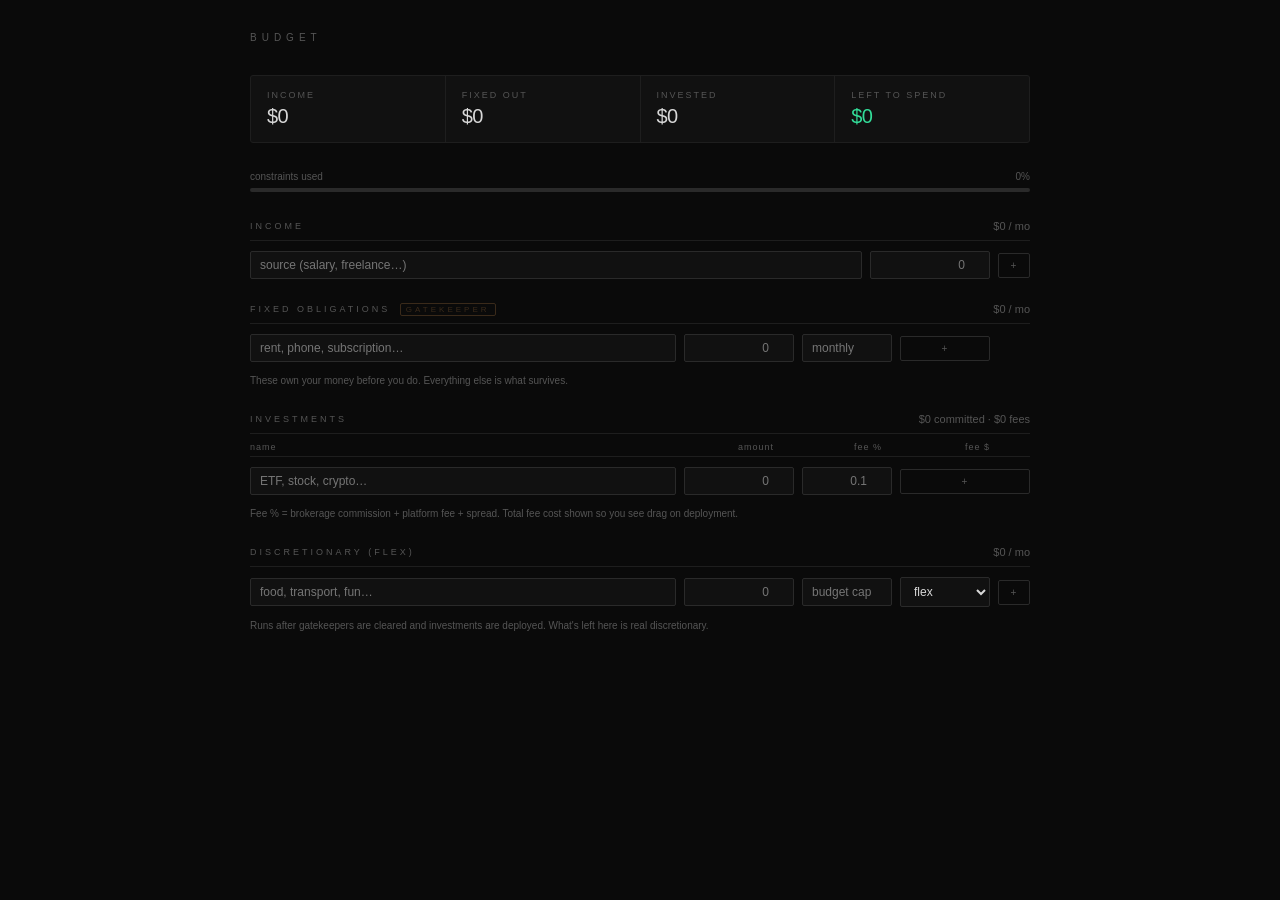
<file: budget.html>
<!DOCTYPE html>
<html lang="en">
<head>
  <meta charset="UTF-8">
  <meta name="viewport" content="width=device-width,initial-scale=1">
  <title>Budget</title>
  <style>
    * { box-sizing: border-box; margin: 0; padding: 0; }
    :root {
      --bg: #0a0a0a;
      --surface: #111;
      --border: #1e1e1e;
      --border2: #2a2a2a;
      --text: #d8d8d8;
      --muted: #555;
      --accent: #f70;
      --green: #3d9;
      --red: #e44;
      --blue: #7ab3ff;
    }
    body {
      background: var(--bg);
      color: var(--text);
      font-family: 'Helvetica Neue', Helvetica, sans-serif;
      font-size: 13px;
      min-height: 100vh;
    }
    .shell { max-width: 820px; margin: 0 auto; padding: 32px 20px 80px; }

    h1 { font-size: 10px; letter-spacing: 5px; text-transform: uppercase; color: var(--muted); font-weight: 400; margin-bottom: 32px; }

    /* Summary bar */
    .summary {
      display: grid;
      grid-template-columns: repeat(4, 1fr);
      gap: 1px;
      background: var(--border);
      border: 1px solid var(--border);
      border-radius: 3px;
      margin-bottom: 28px;
    }
    .summary-cell {
      background: var(--surface);
      padding: 14px 16px;
    }
    .summary-cell:first-child { border-radius: 2px 0 0 2px; }
    .summary-cell:last-child  { border-radius: 0 2px 2px 0; }
    .s-label { font-size: 9px; letter-spacing: 2px; text-transform: uppercase; color: var(--muted); margin-bottom: 5px; }
    .s-val   { font-size: 20px; font-weight: 300; letter-spacing: -0.5px; }
    .s-val.pos { color: var(--green); }
    .s-val.neg { color: var(--red); }
    .s-val.warn { color: var(--accent); }

    /* constraint bar */
    .bar-wrap { margin-bottom: 28px; }
    .bar-label { display: flex; justify-content: space-between; font-size: 10px; color: var(--muted); margin-bottom: 6px; }
    .bar-track { height: 4px; background: var(--border2); border-radius: 2px; overflow: hidden; }
    .bar-fill  { height: 100%; border-radius: 2px; transition: width 0.3s; }
    .bar-fill.ok   { background: var(--green); }
    .bar-fill.warn { background: var(--accent); }
    .bar-fill.over { background: var(--red); }

    /* sections */
    section { margin-bottom: 24px; }
    .section-head {
      display: flex; justify-content: space-between; align-items: center;
      padding: 0 0 8px;
      border-bottom: 1px solid var(--border);
      margin-bottom: 0;
    }
    .section-title { font-size: 9px; letter-spacing: 3px; text-transform: uppercase; color: var(--muted); }
    .section-total { font-size: 11px; color: var(--muted); }

    /* rows */
    .row {
      display: grid;
      grid-template-columns: 1fr 110px 90px 32px;
      gap: 8px;
      align-items: center;
      padding: 9px 0;
      border-bottom: 1px solid var(--border);
    }
    .row:last-of-type { border-bottom: none; }
    .row input[type=text], .row input[type=number] {
      background: transparent;
      border: none;
      color: var(--text);
      font-size: 12px;
      font-family: inherit;
      outline: none;
      width: 100%;
    }
    .row input[type=text]::placeholder,
    .row input[type=number]::placeholder { color: var(--muted); }
    .row input[type=number] { text-align: right; }
    .row .tag {
      font-size: 9px; letter-spacing: 1px; text-transform: uppercase;
      color: var(--muted);
      padding: 2px 6px;
      border: 1px solid var(--border2);
      border-radius: 2px;
      text-align: center;
    }
    .row .tag.fixed  { border-color: #3a2a1a; color: var(--accent); }
    .row .tag.invest { border-color: #1a2a3a; color: var(--blue); }
    .row .tag.flex   { border-color: #1a2a1a; color: var(--green); }
    .del {
      background: none; border: none; color: var(--border2);
      cursor: pointer; font-size: 14px; line-height: 1;
      transition: color 0.15s; padding: 0; text-align: center;
    }
    .del:hover { color: var(--red); }

    /* add row */
    .add-area {
      display: grid;
      grid-template-columns: 1fr 110px 90px 90px 32px;
      gap: 8px;
      align-items: center;
      padding: 10px 0 0;
    }
    .add-area input, .add-area select {
      background: var(--surface);
      border: 1px solid var(--border2);
      color: var(--text);
      font-size: 12px;
      font-family: inherit;
      padding: 6px 9px;
      border-radius: 2px;
      outline: none;
    }
    .add-area input[type=number] { text-align: right; }
    .add-area select option { background: #111; }
    .add-btn {
      background: none; border: 1px solid var(--border2); color: var(--muted);
      padding: 6px 0; font-size: 10px; letter-spacing: 1px; text-transform: uppercase;
      border-radius: 2px; cursor: pointer; transition: border-color 0.15s, color 0.15s;
    }
    .add-btn:hover { border-color: var(--accent); color: var(--accent); }

    /* investment block */
    .invest-meta {
      display: grid;
      grid-template-columns: 1fr 100px 100px 100px 32px;
      gap: 8px;
      align-items: center;
      padding: 9px 0;
      border-bottom: 1px solid var(--border);
      font-size: 12px;
    }
    .invest-meta:last-of-type { border-bottom: none; }
    .invest-meta input[type=text], .invest-meta input[type=number] {
      background: transparent; border: none; color: var(--text);
      font-family: inherit; font-size: 12px; outline: none; width: 100%;
    }
    .invest-meta input[type=number] { text-align: right; }
    .fee-note { font-size: 10px; color: var(--muted); text-align: right; }

    /* income */
    .income-row {
      display: grid;
      grid-template-columns: 1fr 120px 32px;
      gap: 8px; align-items: center;
      padding: 9px 0; border-bottom: 1px solid var(--border);
    }
    .income-row:last-of-type { border-bottom: none; }
    .income-row input[type=text], .income-row input[type=number] {
      background: transparent; border: none; color: var(--text);
      font-family: inherit; font-size: 12px; outline: none; width: 100%;
    }
    .income-row input[type=number] { text-align: right; }

    .note { font-size: 10px; color: var(--muted); padding: 10px 0 0; line-height: 1.7; }
    .note strong { color: #888; }

    @media(max-width:560px){
      .summary { grid-template-columns: 1fr 1fr; }
      .row { grid-template-columns: 1fr 90px 28px; }
      .row .tag { display: none; }
      .add-area { grid-template-columns: 1fr 90px 80px 28px; }
      .add-area select { display: none; }
      .invest-meta { grid-template-columns: 1fr 80px 80px 80px 28px; }
    }
  </style>
</head>
<body>
<div class="shell">
  <h1>Budget</h1>

  <!-- Summary -->
  <div class="summary">
    <div class="summary-cell">
      <div class="s-label">income</div>
      <div class="s-val" id="totalIncome">$0</div>
    </div>
    <div class="summary-cell">
      <div class="s-label">fixed out</div>
      <div class="s-val" id="totalFixed">$0</div>
    </div>
    <div class="summary-cell">
      <div class="s-label">invested</div>
      <div class="s-val" id="totalInvested">$0</div>
    </div>
    <div class="summary-cell">
      <div class="s-label">left to spend</div>
      <div class="s-val" id="leftover">$0</div>
    </div>
  </div>

  <!-- Constraint bar -->
  <div class="bar-wrap">
    <div class="bar-label">
      <span>constraints used</span>
      <span id="barPct">0%</span>
    </div>
    <div class="bar-track"><div class="bar-fill ok" id="barFill" style="width:0%"></div></div>
  </div>

  <!-- Income section -->
  <section id="sec-income">
    <div class="section-head">
      <span class="section-title">income</span>
      <span class="section-total" id="incomeTotal">$0 / mo</span>
    </div>
    <div id="incomeRows"></div>
    <div class="add-area" style="grid-template-columns:1fr 120px 32px">
      <input type="text"   id="newIncomeName" placeholder="source (salary, freelance…)">
      <input type="number" id="newIncomeAmt"  placeholder="0" min="0">
      <button class="add-btn" onclick="addIncome()">+</button>
    </div>
  </section>

  <!-- Fixed expenses -->
  <section id="sec-fixed">
    <div class="section-head">
      <span class="section-title">fixed obligations <span style="color:#3a2a1a;border:1px solid #3a2a1a;padding:1px 5px;border-radius:2px;font-size:8px;margin-left:4px">gatekeeper</span></span>
      <span class="section-total" id="fixedTotal">$0 / mo</span>
    </div>
    <div id="fixedRows"></div>
    <div class="add-area">
      <input type="text"   id="newFixedName" placeholder="rent, phone, subscription…">
      <input type="number" id="newFixedAmt"  placeholder="0" min="0">
      <input type="text"   id="newFixedFreq" placeholder="monthly" style="grid-column:span 1">
      <select id="newFixedType" style="display:none"></select>
      <button class="add-btn" onclick="addFixed()">+</button>
    </div>
    <p class="note">These own your money before you do. Everything else is what survives.</p>
  </section>

  <!-- Investments -->
  <section id="sec-invest">
    <div class="section-head">
      <span class="section-title">investments</span>
      <span class="section-total" id="investTotal">$0 committed · $0 fees</span>
    </div>
    <div style="display:grid;grid-template-columns:1fr 100px 100px 100px 32px;gap:8px;padding:8px 0 4px;border-bottom:1px solid var(--border)">
      <span style="font-size:9px;color:var(--muted);letter-spacing:1px">name</span>
      <span style="font-size:9px;color:var(--muted);letter-spacing:1px;text-align:right">amount</span>
      <span style="font-size:9px;color:var(--muted);letter-spacing:1px;text-align:right">fee %</span>
      <span style="font-size:9px;color:var(--muted);letter-spacing:1px;text-align:right">fee $</span>
      <span></span>
    </div>
    <div id="investRows"></div>
    <div class="add-area">
      <input type="text"   id="newInvestName"  placeholder="ETF, stock, crypto…">
      <input type="number" id="newInvestAmt"   placeholder="0"    min="0" step="1">
      <input type="number" id="newInvestFee"   placeholder="0.1"  min="0" step="0.01" title="brokerage/platform fee %">
      <button class="add-btn" onclick="addInvest()" style="grid-column:span 2">+</button>
    </div>
    <p class="note">Fee % = brokerage commission + platform fee + spread. Total fee cost shown so you see drag on deployment.</p>
  </section>

  <!-- Flex spending -->
  <section id="sec-flex">
    <div class="section-head">
      <span class="section-title">discretionary <span style="font-size:9px;color:var(--muted)">(flex)</span></span>
      <span class="section-total" id="flexTotal">$0 / mo</span>
    </div>
    <div id="flexRows"></div>
    <div class="add-area">
      <input type="text"   id="newFlexName" placeholder="food, transport, fun…">
      <input type="number" id="newFlexAmt"  placeholder="0" min="0">
      <input type="text"   id="newFlexBudget" placeholder="budget cap">
      <select id="newFlexCat">
        <option value="flex">flex</option>
      </select>
      <button class="add-btn" onclick="addFlex()">+</button>
    </div>
    <p class="note">Runs after gatekeepers are cleared and investments are deployed. What's left here is real discretionary.</p>
  </section>

</div>

<script>
// ── State ───────────────────────────────────────────────────────────────
let income  = JSON.parse(localStorage.getItem('b_income')  || '[]');
let fixed   = JSON.parse(localStorage.getItem('b_fixed')   || '[]');
let invests = JSON.parse(localStorage.getItem('b_invest')  || '[]');
let flex    = JSON.parse(localStorage.getItem('b_flex')    || '[]');

function save() {
  localStorage.setItem('b_income',  JSON.stringify(income));
  localStorage.setItem('b_fixed',   JSON.stringify(fixed));
  localStorage.setItem('b_invest',  JSON.stringify(invests));
  localStorage.setItem('b_flex',    JSON.stringify(flex));
}

function fmt(n) {
  if (n == null || isNaN(n)) return '$0';
  const abs = Math.abs(n);
  const str = abs >= 1000
    ? '$' + (abs/1000).toFixed(1).replace(/\.0$/, '') + 'k'
    : '$' + abs.toFixed(0);
  return n < 0 ? '-' + str : str;
}

// ── Render ──────────────────────────────────────────────────────────────
function render() {
  renderIncome();
  renderFixed();
  renderInvest();
  renderFlex();
  updateSummary();
}

function renderIncome() {
  const el = document.getElementById('incomeRows');
  el.innerHTML = income.map((row, i) => `
    <div class="income-row">
      <input type="text" value="${esc(row.name)}" placeholder="source"
        oninput="income[${i}].name=this.value;save();updateSummary()">
      <input type="number" value="${row.amt}" min="0"
        oninput="income[${i}].amt=parseFloat(this.value)||0;save();updateSummary()">
      <button class="del" onclick="income.splice(${i},1);save();render()">×</button>
    </div>`).join('');
}

function renderFixed() {
  const el = document.getElementById('fixedRows');
  el.innerHTML = fixed.map((row, i) => `
    <div class="row">
      <input type="text" value="${esc(row.name)}" placeholder="name"
        oninput="fixed[${i}].name=this.value;save();updateSummary()">
      <input type="number" value="${row.amt}" min="0"
        oninput="fixed[${i}].amt=parseFloat(this.value)||0;save();updateSummary()">
      <span class="tag fixed">fixed</span>
      <button class="del" onclick="fixed.splice(${i},1);save();render()">×</button>
    </div>`).join('');
}

function renderInvest() {
  const el = document.getElementById('investRows');
  el.innerHTML = invests.map((row, i) => {
    const feeDollar = ((row.fee || 0) / 100) * (row.amt || 0);
    return `
    <div class="invest-meta">
      <input type="text" value="${esc(row.name)}" placeholder="name"
        oninput="invests[${i}].name=this.value;save();updateSummary()">
      <input type="number" value="${row.amt}" min="0" style="text-align:right"
        oninput="invests[${i}].amt=parseFloat(this.value)||0;save();renderInvest();updateSummary()">
      <input type="number" value="${row.fee}" min="0" step="0.01" style="text-align:right"
        oninput="invests[${i}].fee=parseFloat(this.value)||0;save();renderInvest();updateSummary()"
        title="brokerage + platform fee %">
      <span class="fee-note" style="color:var(--blue)">${fmt(feeDollar)}</span>
      <button class="del" onclick="invests.splice(${i},1);save();render()">×</button>
    </div>`;
  }).join('');
}

function renderFlex() {
  const el = document.getElementById('flexRows');
  el.innerHTML = flex.map((row, i) => `
    <div class="row">
      <input type="text" value="${esc(row.name)}" placeholder="name"
        oninput="flex[${i}].name=this.value;save();updateSummary()">
      <input type="number" value="${row.amt}" min="0"
        oninput="flex[${i}].amt=parseFloat(this.value)||0;save();updateSummary()">
      <span class="tag flex">flex</span>
      <button class="del" onclick="flex.splice(${i},1);save();render()">×</button>
    </div>`).join('');
}

// ── Summary ─────────────────────────────────────────────────────────────
function updateSummary() {
  const totalIn   = income.reduce((s,r)  => s + (r.amt||0), 0);
  const totalFix  = fixed.reduce((s,r)   => s + (r.amt||0), 0);
  const totalInv  = invests.reduce((s,r) => s + (r.amt||0), 0);
  const totalFees = invests.reduce((s,r) => s + ((r.fee||0)/100)*(r.amt||0), 0);
  const totalFlex = flex.reduce((s,r)    => s + (r.amt||0), 0);
  const totalOut  = totalFix + totalInv + totalFees + totalFlex;
  const left      = totalIn - totalOut;
  const pct       = totalIn > 0 ? Math.min((totalOut / totalIn) * 100, 100) : 0;

  document.getElementById('totalIncome').textContent   = fmt(totalIn);
  document.getElementById('totalFixed').textContent    = fmt(totalFix);
  document.getElementById('totalInvested').textContent = fmt(totalInv);

  const leftEl = document.getElementById('leftover');
  leftEl.textContent = fmt(left);
  leftEl.className = 's-val ' + (left < 0 ? 'neg' : left < totalIn * 0.1 ? 'warn' : 'pos');

  document.getElementById('incomeTotal').textContent  = fmt(totalIn) + ' / mo';
  document.getElementById('fixedTotal').textContent   = fmt(totalFix) + ' / mo';
  document.getElementById('investTotal').textContent  =
    fmt(totalInv) + ' committed · ' + fmt(totalFees) + ' fees';
  document.getElementById('flexTotal').textContent    = fmt(totalFlex) + ' / mo';

  document.getElementById('barPct').textContent = Math.round(pct) + '%';
  const fill = document.getElementById('barFill');
  fill.style.width = pct + '%';
  fill.className = 'bar-fill ' + (pct < 70 ? 'ok' : pct < 90 ? 'warn' : 'over');
}

// ── Add handlers ─────────────────────────────────────────────────────────
function addIncome() {
  const name = document.getElementById('newIncomeName').value.trim();
  const amt  = parseFloat(document.getElementById('newIncomeAmt').value) || 0;
  if (!name && !amt) return;
  income.push({ name: name || 'income', amt });
  document.getElementById('newIncomeName').value = '';
  document.getElementById('newIncomeAmt').value  = '';
  save(); render();
}
function addFixed() {
  const name = document.getElementById('newFixedName').value.trim();
  const amt  = parseFloat(document.getElementById('newFixedAmt').value) || 0;
  if (!name && !amt) return;
  fixed.push({ name: name || 'expense', amt });
  document.getElementById('newFixedName').value = '';
  document.getElementById('newFixedAmt').value  = '';
  save(); render();
}
function addInvest() {
  const name = document.getElementById('newInvestName').value.trim();
  const amt  = parseFloat(document.getElementById('newInvestAmt').value) || 0;
  const fee  = parseFloat(document.getElementById('newInvestFee').value) || 0;
  if (!name && !amt) return;
  invests.push({ name: name || 'investment', amt, fee });
  document.getElementById('newInvestName').value = '';
  document.getElementById('newInvestAmt').value  = '';
  document.getElementById('newInvestFee').value  = '';
  save(); render();
}
function addFlex() {
  const name = document.getElementById('newFlexName').value.trim();
  const amt  = parseFloat(document.getElementById('newFlexAmt').value) || 0;
  if (!name && !amt) return;
  flex.push({ name: name || 'spending', amt });
  document.getElementById('newFlexName').value = '';
  document.getElementById('newFlexAmt').value  = '';
  save(); render();
}

// ── Enter key support ────────────────────────────────────────────────────
['newIncomeName','newIncomeAmt'].forEach(id =>
  document.getElementById(id).addEventListener('keydown', e => e.key==='Enter' && addIncome())
);
['newFixedName','newFixedAmt','newFixedFreq'].forEach(id =>
  document.getElementById(id).addEventListener('keydown', e => e.key==='Enter' && addFixed())
);
['newInvestName','newInvestAmt','newInvestFee'].forEach(id =>
  document.getElementById(id).addEventListener('keydown', e => e.key==='Enter' && addInvest())
);
['newFlexName','newFlexAmt'].forEach(id =>
  document.getElementById(id).addEventListener('keydown', e => e.key==='Enter' && addFlex())
);

function esc(s) { return (s||'').replace(/"/g,'&quot;').replace(/</g,'&lt;'); }

render();
</script>
</body>
</html>
</file>
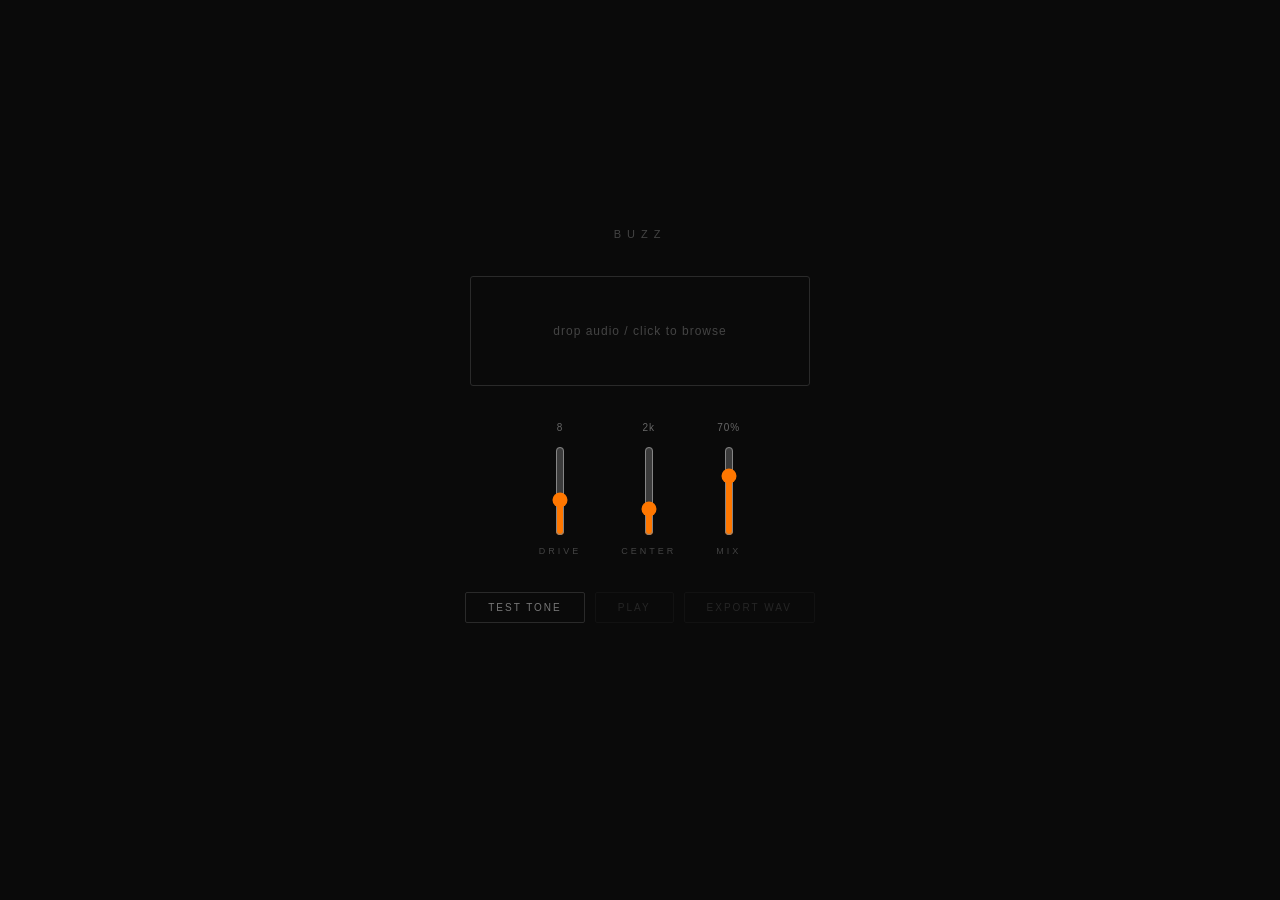
<file: buzz.html>
<!DOCTYPE html>
<html lang="en">
<head>
  <meta charset="UTF-8">
  <title>Buzz</title>
  <style>
    * { box-sizing: border-box; margin: 0; padding: 0; }
    body {
      background: #0a0a0a;
      color: #e0e0e0;
      font-family: 'Helvetica Neue', Helvetica, sans-serif;
      display: flex;
      flex-direction: column;
      align-items: center;
      justify-content: center;
      min-height: 100vh;
      gap: 36px;
    }
    h1 {
      font-size: 11px;
      letter-spacing: 6px;
      text-transform: uppercase;
      color: #444;
      font-weight: 400;
    }
    #drop {
      width: 340px;
      height: 110px;
      border: 1px solid #2a2a2a;
      border-radius: 3px;
      display: flex;
      align-items: center;
      justify-content: center;
      cursor: pointer;
      font-size: 12px;
      color: #444;
      letter-spacing: 1px;
      transition: border-color 0.15s, color 0.15s;
      user-select: none;
    }
    #drop:hover { border-color: #444; color: #777; }
    #drop.over  { border-color: #f70; color: #f70; }
    #drop.loaded { border-color: #3a3a3a; color: #aaa; font-size: 11px; }

    .controls {
      display: flex;
      gap: 40px;
      align-items: flex-end;
    }
    .knob-wrap {
      display: flex;
      flex-direction: column;
      align-items: center;
      gap: 10px;
      position: relative;
    }
    .knob-wrap:hover .tip { opacity: 1; transform: translateY(0); }
    .tip {
      position: absolute;
      bottom: calc(100% + 10px);
      left: 50%;
      transform: translateX(-50%) translateY(4px);
      background: #1a1a1a;
      border: 1px solid #2a2a2a;
      border-radius: 4px;
      padding: 8px 12px;
      width: 160px;
      font-size: 10px;
      line-height: 1.6;
      color: #888;
      pointer-events: none;
      opacity: 0;
      transition: opacity 0.15s, transform 0.15s;
      text-align: left;
      z-index: 10;
    }
    .tip strong { color: #f70; font-style: normal; display: block; margin-bottom: 3px; }
    input[type=range] {
      -webkit-appearance: slider-vertical;
      appearance: slider-vertical;
      width: 24px;
      height: 90px;
      cursor: pointer;
      accent-color: #f70;
      background: transparent;
    }
    label {
      font-size: 9px;
      letter-spacing: 3px;
      text-transform: uppercase;
      color: #444;
    }
    .val {
      font-size: 10px;
      color: #666;
      letter-spacing: 1px;
      height: 14px;
    }
    .buttons { display: flex; gap: 10px; }
    button {
      background: none;
      border: 1px solid #2a2a2a;
      color: #777;
      padding: 9px 22px;
      font-size: 10px;
      letter-spacing: 2px;
      text-transform: uppercase;
      cursor: pointer;
      border-radius: 2px;
      transition: border-color 0.15s, color 0.15s;
    }
    button:hover:not(:disabled) { border-color: #555; color: #ccc; }
    button.active { border-color: #f70; color: #f70; }
    button:disabled { opacity: 0.25; cursor: default; }

    #status {
      font-size: 10px;
      color: #444;
      letter-spacing: 1px;
      height: 14px;
    }
  </style>
</head>
<body>

<h1>Buzz</h1>

<div id="drop">drop audio / click to browse</div>

<div class="controls">
  <div class="knob-wrap">
    <span class="tip"><strong>drive</strong>How hard the signal gets pushed. Low = subtle grit. High = aggressive crunch and harmonics.</span>
    <div class="val" id="driveVal">8</div>
    <input type="range" id="drive" min="1" max="20" value="8" step="0.1">
    <label>drive</label>
  </div>
  <div class="knob-wrap">
    <span class="tip"><strong>center</strong>Which frequencies get buzzed. Low = bass growl (300Hz). High = treble sizzle (7kHz). Mid = classic vocal bite (~2k).</span>
    <div class="val" id="centerVal">2k</div>
    <input type="range" id="center" min="300" max="7000" value="2000" step="100">
    <label>center</label>
  </div>
  <div class="knob-wrap">
    <span class="tip"><strong>mix</strong>Blend of the buzzed sound vs the original. 0% = totally dry. 100% = fully buzzed. Most things sit around 50–80%.</span>
    <div class="val" id="mixVal">70%</div>
    <input type="range" id="mix" min="0" max="1" value="0.7" step="0.01">
    <label>mix</label>
  </div>
</div>


<div class="buttons">
  <button id="testBtn">test tone</button>
  <button id="playBtn" disabled>play</button>
  <button id="exportBtn" disabled>export wav</button>
</div>

<div id="status"></div>

<script>
let ctx, audioBuffer, sourceNode, testOsc, playing = false;

const drop      = document.getElementById('drop');
const playBtn   = document.getElementById('playBtn');
const exportBtn = document.getElementById('exportBtn');
const testBtn   = document.getElementById('testBtn');
const status    = document.getElementById('status');
const driveSlider  = document.getElementById('drive');
const centerSlider = document.getElementById('center');
const mixSlider    = document.getElementById('mix');

// Live readout
driveSlider.addEventListener('input', () => {
  const v = parseFloat(driveSlider.value);
  document.getElementById('driveVal').textContent = v.toFixed(1);
});
centerSlider.addEventListener('input', () => {
  const v = parseFloat(centerSlider.value);
  document.getElementById('centerVal').textContent = v >= 1000 ? (v/1000).toFixed(1)+'k' : v+'hz';
});
mixSlider.addEventListener('input', () => {
  const v = parseFloat(mixSlider.value);
  document.getElementById('mixVal').textContent = Math.round(v * 100) + '%';
});

// Waveshaper curves
function hardClipCurve(drive) {
  const n = 512, curve = new Float32Array(n);
  for (let i = 0; i < n; i++) {
    const x = (i * 2) / n - 1;
    curve[i] = (Math.PI + drive) * x / (Math.PI + drive * Math.abs(x));
  }
  return curve;
}
function softSatCurve() {
  const n = 512, curve = new Float32Array(n);
  for (let i = 0; i < n; i++) {
    const x = (i * 2) / n - 1;
    // cubic soft clip
    curve[i] = x < -1 ? -2/3 : x > 1 ? 2/3 : x - (x*x*x) / 3;
  }
  return curve;
}

function buildChain(audioCtx, source) {
  const drive  = parseFloat(driveSlider.value);
  const center = parseFloat(centerSlider.value);
  const mix    = parseFloat(mixSlider.value);

  // Pre-gain (drive input into clipper)
  const preGain = audioCtx.createGain();
  preGain.gain.value = drive * 0.6;

  // Hard clipper — generates harmonics
  const clipper = audioCtx.createWaveShaper();
  clipper.curve = hardClipCurve(drive * 2.5);
  clipper.oversample = '4x';

  // Bandpass — isolate buzz zone
  const bp = audioCtx.createBiquadFilter();
  bp.type = 'bandpass';
  bp.frequency.value = center;
  bp.Q.value = 1.3;

  // Soft saturator — smooth the clip edges
  const sat = audioCtx.createWaveShaper();
  sat.curve = softSatCurve();
  sat.oversample = '2x';

  // Highpass — kill sub mud from buzz layer
  const hp = audioCtx.createBiquadFilter();
  hp.type = 'highpass';
  hp.frequency.value = 80;
  hp.Q.value = 0.7;

  // Wet / dry gains
  const wetGain = audioCtx.createGain();
  wetGain.gain.value = mix;

  const dryGain = audioCtx.createGain();
  dryGain.gain.value = 1 - mix * 0.2;

  const out = audioCtx.createGain();
  out.gain.value = 0.8;

  // Wet path
  source.connect(preGain);
  preGain.connect(clipper);
  clipper.connect(bp);
  bp.connect(sat);
  sat.connect(hp);
  hp.connect(wetGain);
  wetGain.connect(out);

  // Dry path
  source.connect(dryGain);
  dryGain.connect(out);

  return out;
}

// File loading
drop.addEventListener('dragover', e => { e.preventDefault(); drop.classList.add('over'); });
drop.addEventListener('dragleave', () => drop.classList.remove('over'));
drop.addEventListener('drop', e => { e.preventDefault(); drop.classList.remove('over'); loadFile(e.dataTransfer.files[0]); });
drop.addEventListener('click', () => {
  const inp = document.createElement('input');
  inp.type = 'file'; inp.accept = 'audio/*';
  inp.onchange = e => loadFile(e.target.files[0]);
  inp.click();
});

async function loadFile(file) {
  if (!file) return;
  if (!ctx) ctx = new AudioContext();
  status.textContent = 'decoding...';
  try {
    audioBuffer = await ctx.decodeAudioData(await file.arrayBuffer());
    drop.textContent = file.name;
    drop.classList.add('loaded');
    playBtn.disabled = false;
    exportBtn.disabled = false;
    status.textContent = `${audioBuffer.duration.toFixed(2)}s  ·  ${audioBuffer.numberOfChannels}ch  ·  ${(audioBuffer.sampleRate/1000).toFixed(1)}kHz`;
  } catch(e) {
    status.textContent = 'decode failed';
  }
}

// Play / stop
playBtn.addEventListener('click', () => {
  if (!ctx || !audioBuffer) return;
  if (playing) { stopPlayback(); return; }
  ctx.resume();
  sourceNode = ctx.createBufferSource();
  sourceNode.buffer = audioBuffer;
  buildChain(ctx, sourceNode).connect(ctx.destination);
  sourceNode.start();
  playing = true;
  playBtn.textContent = 'stop';
  playBtn.classList.add('active');
  sourceNode.onended = stopPlayback;
});
function stopPlayback() {
  try { sourceNode?.stop(); } catch(e) {}
  sourceNode = null;
  playing = false;
  playBtn.textContent = 'play';
  playBtn.classList.remove('active');
}

// Test tone (A1 saw, 55 Hz)
testBtn.addEventListener('click', () => {
  if (!ctx) ctx = new AudioContext();
  ctx.resume();
  if (testOsc) {
    testOsc.stop();
    testOsc = null;
    testBtn.classList.remove('active');
    return;
  }
  testOsc = ctx.createOscillator();
  testOsc.type = 'sawtooth';
  testOsc.frequency.value = 55;
  buildChain(ctx, testOsc).connect(ctx.destination);
  testOsc.start();
  testBtn.classList.add('active');
  testOsc.onended = () => { testBtn.classList.remove('active'); testOsc = null; };
});

// Export WAV
exportBtn.addEventListener('click', async () => {
  if (!audioBuffer) return;
  exportBtn.disabled = true;
  status.textContent = 'rendering...';

  const off = new OfflineAudioContext(
    audioBuffer.numberOfChannels,
    audioBuffer.length,
    audioBuffer.sampleRate
  );
  const src = off.createBufferSource();
  src.buffer = audioBuffer;
  buildChain(off, src).connect(off.destination);
  src.start();

  const rendered = await off.startRendering();
  const wav = toWav(rendered);
  const a = document.createElement('a');
  a.href = URL.createObjectURL(new Blob([wav], { type: 'audio/wav' }));
  a.download = 'buzzed.wav';
  a.click();

  exportBtn.disabled = false;
  status.textContent = 'saved buzzed.wav';
});

function toWav(buf) {
  const ch = buf.numberOfChannels, sr = buf.sampleRate, len = buf.length;
  const ab = new ArrayBuffer(44 + len * ch * 2);
  const v = new DataView(ab);
  const ws = (o, s) => { for (let i = 0; i < s.length; i++) v.setUint8(o + i, s.charCodeAt(i)); };
  ws(0, 'RIFF'); v.setUint32(4, 36 + len*ch*2, true);
  ws(8, 'WAVE'); ws(12, 'fmt '); v.setUint32(16, 16, true);
  v.setUint16(20, 1, true); v.setUint16(22, ch, true);
  v.setUint32(24, sr, true); v.setUint32(28, sr*ch*2, true);
  v.setUint16(32, ch*2, true); v.setUint16(34, 16, true);
  ws(36, 'data'); v.setUint32(40, len*ch*2, true);
  let o = 44;
  for (let i = 0; i < len; i++)
    for (let c = 0; c < ch; c++) {
      const s = Math.max(-1, Math.min(1, buf.getChannelData(c)[i]));
      v.setInt16(o, s < 0 ? s * 32768 : s * 32767, true);
      o += 2;
    }
  return ab;
}
</script>
</body>
</html>
</file>
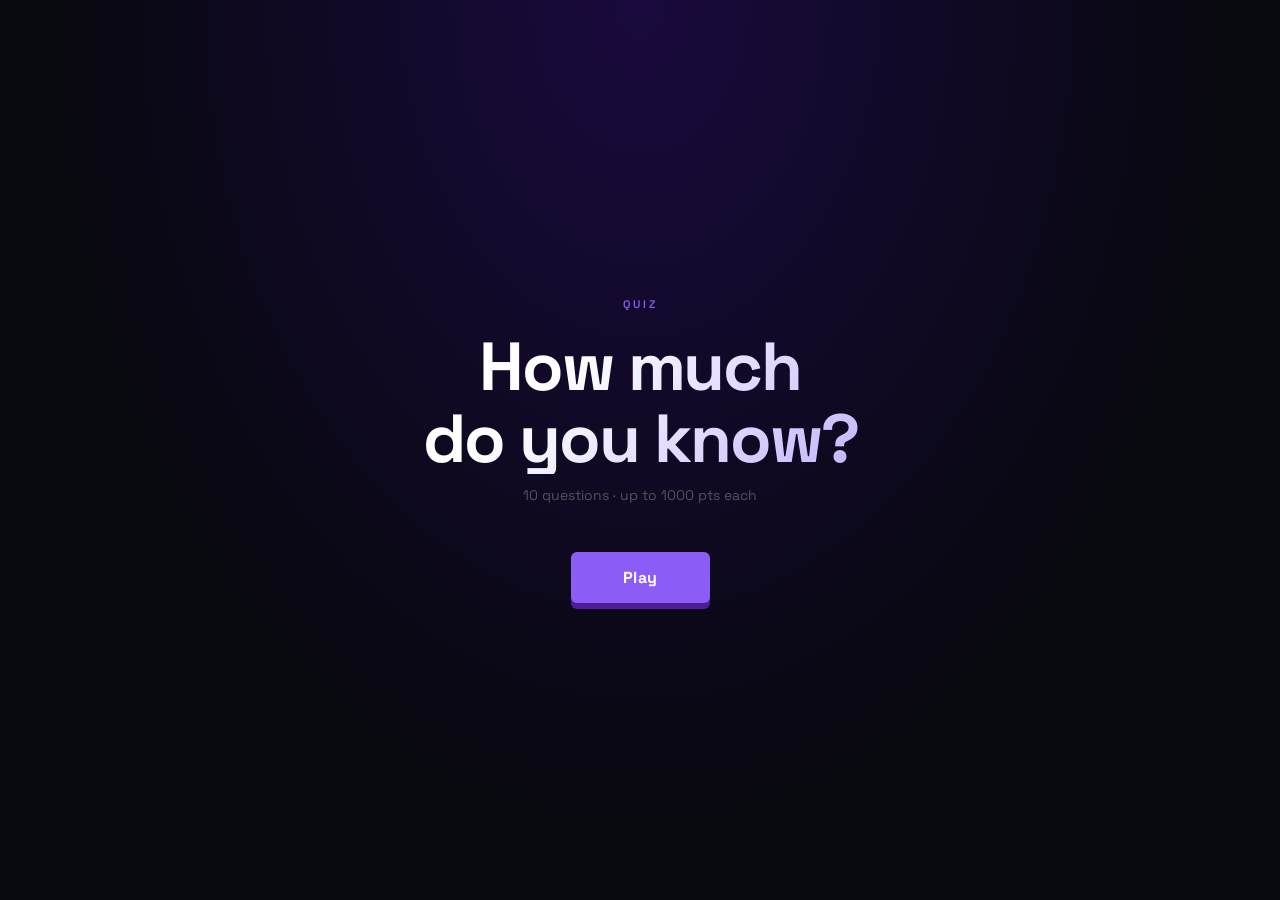
<file: quiz.html>
<!DOCTYPE html>
<html lang="en">
<head>
  <meta charset="UTF-8">
  <meta name="viewport" content="width=device-width,initial-scale=1">
  <title>Quiz</title>
  <link href="https://fonts.googleapis.com/css2?family=Space+Grotesk:wght@400;600;700;800&display=swap" rel="stylesheet">
  <style>
    *, *::before, *::after { box-sizing: border-box; margin: 0; padding: 0; }

    :root {
      --bg:  #08080f;
      --c0:  #e8193c;
      --c1:  #1368ce;
      --c2:  #d4880a;
      --c3:  #1fa810;
      --shadow0: #8a0f22;
      --shadow1: #0a3d7a;
      --shadow2: #7a5000;
      --shadow3: #0f6308;
      --purple: #8b5cf6;
    }

    html, body {
      height: 100%;
      background: var(--bg);
      font-family: 'Space Grotesk', system-ui, sans-serif;
      color: #fff;
      overflow: hidden;
    }

    /* ── screens ─────────────────────────────── */
    .screen {
      position: fixed;
      inset: 0;
      display: flex;
      flex-direction: column;
      align-items: center;
      justify-content: center;
      opacity: 0;
      pointer-events: none;
      transition: opacity .25s;
    }
    .screen.active {
      opacity: 1;
      pointer-events: all;
    }

    /* ── lobby ───────────────────────────────── */
    #lobby {
      background: radial-gradient(ellipse at 50% 0%, #1a0a3e 0%, var(--bg) 65%);
      gap: 0;
    }
    .lobby-tag {
      font-size: 11px;
      letter-spacing: 3px;
      text-transform: uppercase;
      color: var(--purple);
      margin-bottom: 20px;
      font-weight: 600;
    }
    .lobby-title {
      font-size: clamp(36px, 8vw, 68px);
      font-weight: 800;
      letter-spacing: -2px;
      text-align: center;
      line-height: 1.05;
      margin-bottom: 12px;
      background: linear-gradient(135deg, #fff 30%, #c4b5fd 100%);
      -webkit-background-clip: text;
      -webkit-text-fill-color: transparent;
      background-clip: text;
    }
    .lobby-sub {
      font-size: 14px;
      color: #52525b;
      margin-bottom: 48px;
    }
    .btn-play {
      background: var(--purple);
      color: #fff;
      border: none;
      font-family: inherit;
      font-size: 16px;
      font-weight: 700;
      padding: 15px 52px;
      border-radius: 6px;
      cursor: pointer;
      box-shadow: 0 6px 0 #4c1d95;
      transition: transform .1s, box-shadow .1s;
      letter-spacing: .5px;
    }
    .btn-play:hover  { transform: translateY(-2px); box-shadow: 0 8px 0 #4c1d95; }
    .btn-play:active { transform: translateY(4px);  box-shadow: 0 2px 0 #4c1d95; }

    /* ── question screen ─────────────────────── */
    #question {
      padding: 0;
      justify-content: space-between;
    }

    /* header */
    .hdr {
      width: 100%;
      display: flex;
      align-items: center;
      justify-content: space-between;
      padding: 16px 24px 12px;
      flex-shrink: 0;
    }
    .hdr-num {
      font-size: 12px;
      font-weight: 600;
      color: #3f3f46;
      letter-spacing: 1px;
      text-transform: uppercase;
      min-width: 70px;
    }
    .hdr-score {
      font-size: 13px;
      font-weight: 700;
      color: #71717a;
      min-width: 70px;
      text-align: right;
    }

    /* timer ring */
    .timer-wrap {
      position: relative;
      width: 56px;
      height: 56px;
    }
    .timer-wrap svg { transform: rotate(-90deg); }
    .t-track { fill: none; stroke: #18181b; stroke-width: 4; }
    .t-fill  {
      fill: none;
      stroke: var(--purple);
      stroke-width: 4;
      stroke-linecap: round;
      stroke-dasharray: 144;
      stroke-dashoffset: 0;
      transition: stroke-dashoffset .1s linear, stroke .4s;
    }
    .timer-num {
      position: absolute; inset: 0;
      display: flex; align-items: center; justify-content: center;
      font-size: 18px; font-weight: 800;
    }
    .timer-wrap.warn .t-fill { stroke: #f97316; }
    .timer-wrap.crit .t-fill { stroke: #ef4444; }
    .timer-wrap.crit { animation: pulse .5s ease-in-out infinite alternate; }
    @keyframes pulse { to { transform: scale(1.08); } }

    /* progress */
    .prog-bar { width: 100%; height: 2px; background: #18181b; flex-shrink: 0; }
    .prog-fill { height: 100%; background: #27272a; transition: width .35s; }

    /* question */
    .q-box {
      flex: 1;
      width: 100%;
      max-width: 760px;
      align-self: center;
      display: flex;
      align-items: center;
      justify-content: center;
      padding: 28px 32px;
    }
    .q-text {
      font-size: clamp(18px, 3.5vw, 28px);
      font-weight: 700;
      text-align: center;
      line-height: 1.3;
      color: #fafafa;
      animation: fadeUp .3s ease both;
    }
    @keyframes fadeUp {
      from { opacity: 0; transform: translateY(10px); }
      to   { opacity: 1; transform: translateY(0); }
    }

    /* answer grid */
    .answers {
      width: 100%;
      display: grid;
      grid-template-columns: 1fr 1fr;
      gap: 4px;
      flex-shrink: 0;
    }
    .ans {
      border: none;
      font-family: inherit;
      font-size: clamp(14px, 2vw, 17px);
      font-weight: 700;
      color: #fff;
      padding: 0 24px;
      min-height: 84px;
      cursor: pointer;
      display: flex;
      align-items: center;
      gap: 14px;
      text-align: left;
      line-height: 1.3;
      position: relative;
      transition: filter .15s, transform .12s;
      animation: fadeUp .3s ease both;
    }
    .ans:nth-child(1) { animation-delay: .05s; }
    .ans:nth-child(2) { animation-delay: .10s; }
    .ans:nth-child(3) { animation-delay: .15s; }
    .ans:nth-child(4) { animation-delay: .20s; }

    .ans::after {
      content: '';
      position: absolute;
      bottom: 0; left: 0; right: 0;
      height: 5px;
      background: rgba(0,0,0,0.35);
    }
    .ans:hover:not(:disabled) { filter: brightness(1.1); transform: scale(1.01); z-index: 1; }
    .ans:active:not(:disabled){ transform: scale(.98); }
    .ans:disabled { cursor: default; }

    .ans.c0 { background: var(--c0); }
    .ans.c1 { background: var(--c1); }
    .ans.c2 { background: var(--c2); }
    .ans.c3 { background: var(--c3); }

    .ans.correct { outline: 3px solid #fff; outline-offset: -3px; filter: brightness(1.15); }
    .ans.wrong   { filter: brightness(.25); }

    .ans-letter {
      width: 30px; height: 30px;
      background: rgba(0,0,0,0.25);
      border-radius: 50%;
      display: flex; align-items: center; justify-content: center;
      font-size: 13px; font-weight: 800;
      flex-shrink: 0;
    }

    /* ── feedback ─────────────────────────────── */
    #feedback {
      background: radial-gradient(ellipse at 50% 40%, #111 0%, var(--bg) 70%);
      gap: 14px;
      text-align: center;
    }
    .fb-mark {
      font-size: 64px;
      line-height: 1;
      animation: pop .35s cubic-bezier(.17,.67,.35,1.4) both;
    }
    @keyframes pop {
      from { transform: scale(0); opacity: 0; }
      to   { transform: scale(1); opacity: 1; }
    }
    .fb-word { font-size: 28px; font-weight: 800; animation: fadeUp .25s .15s both; }
    .fb-pts  { font-size: 15px; color: #52525b; animation: fadeUp .25s .25s both; }
    .fb-ans  { font-size: 13px; color: #3f3f46; margin-top: -4px; animation: fadeUp .25s .3s both; }

    /* ── results ─────────────────────────────── */
    #results {
      background: radial-gradient(ellipse at 50% 0%, #1a0a3e 0%, var(--bg) 65%);
      gap: 20px;
      max-width: 420px;
      width: 100%;
      padding: 32px 24px;
    }
    .res-label { font-size: 11px; letter-spacing: 3px; text-transform: uppercase; color: #3f3f46; font-weight: 600; }
    .res-score { font-size: clamp(52px, 12vw, 80px); font-weight: 800; letter-spacing: -3px; line-height: 1;
      background: linear-gradient(135deg, #fff 30%, #c4b5fd); -webkit-background-clip: text; -webkit-text-fill-color: transparent; background-clip: text; }
    .res-pts   { font-size: 12px; color: #3f3f46; margin-top: -8px; }

    .bars { width: 100%; display: flex; flex-direction: column; gap: 7px; }
    .bar-row { display: flex; align-items: center; gap: 10px; }
    .bar-n    { font-size: 10px; color: #3f3f46; width: 16px; text-align: right; flex-shrink: 0; font-weight: 600; }
    .bar-track { flex: 1; height: 7px; background: #18181b; border-radius: 4px; overflow: hidden; }
    .bar-fill  { height: 100%; border-radius: 4px; transition: width .6s cubic-bezier(.2,1,.4,1); }
    .bar-fill.ok  { background: var(--c3); }
    .bar-fill.bad { background: var(--c0); }
    .bar-t { font-size: 10px; color: #3f3f46; width: 30px; text-align: right; flex-shrink: 0; }

    @media (max-width: 480px) {
      .answers { grid-template-columns: 1fr; }
      .ans { min-height: 64px; }
    }
  </style>
</head>
<body>

<!-- Lobby -->
<div id="lobby" class="screen active">
  <div class="lobby-tag">Quiz</div>
  <div class="lobby-title" id="lobby-title">How much<br>do you know?</div>
  <div class="lobby-sub" id="lobby-sub">10 questions · up to 1000 pts each</div>
  <button class="btn-play" onclick="start()">Play</button>
</div>

<!-- Question -->
<div id="question" class="screen">
  <div class="hdr">
    <span class="hdr-num" id="q-num">1 / 10</span>
    <div class="timer-wrap" id="timer-wrap">
      <svg width="56" height="56" viewBox="0 0 56 56">
        <circle class="t-track" cx="28" cy="28" r="23"/>
        <circle class="t-fill"  cx="28" cy="28" r="23" id="t-arc"/>
      </svg>
      <div class="timer-num" id="t-num">20</div>
    </div>
    <span class="hdr-score" id="hdr-score">0 pts</span>
  </div>
  <div class="prog-bar"><div class="prog-fill" id="prog"></div></div>
  <div class="q-box"><div class="q-text" id="q-text"></div></div>
  <div class="answers" id="answers"></div>
</div>

<!-- Feedback -->
<div id="feedback" class="screen">
  <div class="fb-mark" id="fb-mark"></div>
  <div class="fb-word" id="fb-word"></div>
  <div class="fb-pts"  id="fb-pts"></div>
  <div class="fb-ans"  id="fb-ans"></div>
</div>

<!-- Results -->
<div id="results" class="screen">
  <div class="res-label">Final score</div>
  <div class="res-score" id="res-score">0</div>
  <div class="res-pts">points</div>
  <div class="bars" id="bars"></div>
  <button class="btn-play" onclick="start()">Play again</button>
</div>

<script>
var Q = [
  { q:'What does CSS stand for?',
    a:['Cascading Style Sheets','Computer Style System','Creative Sheet Syntax','Coded Styling Standard'], c:0, t:20 },
  { q:'Which data structure is LIFO?',
    a:['Queue','Stack','Linked List','Tree'], c:1, t:20 },
  { q:'Time complexity of binary search?',
    a:['O(n)','O(n²)','O(log n)','O(1)'], c:2, t:20 },
  { q:'Which React hook handles side effects?',
    a:['useState','useRef','useEffect','useMemo'], c:2, t:15 },
  { q:'"Not Found" HTTP status code?',
    a:['200','301','403','404'], c:3, t:15 },
  { q:'Which is NOT a JavaScript type?',
    a:['undefined','boolean','character','symbol'], c:2, t:20 },
  { q:'What does git stash do?',
    a:['Deletes changes','Saves changes temporarily','Commits silently','Pushes to remote'], c:1, t:20 },
  { q:'Algorithm for shortest path in a graph?',
    a:['Merge Sort','Dijkstra\'s','Binary Search','Quicksort'], c:1, t:20 },
  { q:'SQL stands for?',
    a:['Structured Query Language','Simple Question Logic','System Queue Layer','Standard Query Loop'], c:0, t:15 },
  { q:'What is a REST API?',
    a:['A database type','A web service architecture style','A JavaScript framework','A CSS methodology'], c:1, t:20 },
];

var LETTERS = ['A','B','C','D'];
var CIRC = 2 * Math.PI * 23; // ~144.5

var idx, score, results, tick, timeLeft;

function start() {
  idx=0; score=0; results=[];
  show('question');
  load();
}

function load() {
  var q = Q[idx];
  timeLeft = q.t;

  document.getElementById('q-num').textContent   = (idx+1) + ' / ' + Q.length;
  document.getElementById('hdr-score').textContent = score.toLocaleString() + ' pts';
  document.getElementById('prog').style.width    = (idx / Q.length * 100) + '%';

  // re-trigger animation on q-text
  var qt = document.getElementById('q-text');
  qt.style.animation = 'none';
  qt.textContent = q.q;
  void qt.offsetWidth;
  qt.style.animation = '';

  var box = document.getElementById('answers');
  box.innerHTML = '';
  q.a.forEach(function(text, i) {
    var b = document.createElement('button');
    b.className = 'ans c' + i;
    b.innerHTML = '<span class="ans-letter">' + LETTERS[i] + '</span>' + text;
    b.onclick = function(){ pick(i); };
    box.appendChild(b);
  });

  runTimer(q.t);
}

function runTimer(secs) {
  clearInterval(tick);
  var arc  = document.getElementById('t-arc');
  var num  = document.getElementById('t-num');
  var wrap = document.getElementById('timer-wrap');
  wrap.className = 'timer-wrap';
  arc.style.strokeDasharray = CIRC;
  var started = Date.now();

  tick = setInterval(function(){
    timeLeft = Math.max(0, secs - (Date.now()-started)/1000);
    var frac = timeLeft / secs;
    arc.style.strokeDashoffset = CIRC * (1 - frac);
    num.textContent = Math.ceil(timeLeft);
    wrap.className = 'timer-wrap' + (timeLeft < 5 ? ' crit' : timeLeft < 10 ? ' warn' : '');
    if (timeLeft <= 0) { clearInterval(tick); pick(-1); }
  }, 80);
}

function pick(chosen) {
  clearInterval(tick);
  var q  = Q[idx];
  var ok = chosen === q.c;
  var pts = ok ? Math.round(1000 * (timeLeft / q.t)) : 0;
  score += pts;
  results.push({ ok:ok, t: Q[idx].t - timeLeft });

  document.querySelectorAll('.ans').forEach(function(b, i){
    b.disabled = true;
    if (i === q.c) b.classList.add('correct');
    else           b.classList.add('wrong');
  });

  setTimeout(function(){ feedback(ok, pts, q.a[q.c]); }, 750);
}

function feedback(ok, pts, correctAns) {
  var mark = document.getElementById('fb-mark');
  mark.textContent   = ok ? '✓' : '✗';
  mark.style.color   = ok ? '#22c55e' : '#ef4444';
  mark.style.animation = 'none'; void mark.offsetWidth; mark.style.animation = '';

  document.getElementById('fb-word').textContent = ok
    ? ['Correct!','Nice!','Yes!','Let\'s go!'][Math.floor(Math.random()*4)]
    : 'Wrong';
  document.getElementById('fb-pts').textContent  = ok ? '+' + pts.toLocaleString() + ' pts' : '';
  document.getElementById('fb-ans').textContent  = ok ? '' : 'Answer: ' + correctAns;
  show('feedback');

  setTimeout(function(){
    idx++;
    if (idx < Q.length) { show('question'); load(); }
    else showResults();
  }, 1500);
}

function showResults() {
  document.getElementById('res-score').textContent = score.toLocaleString();
  document.getElementById('bars').innerHTML = results.map(function(r,i){
    var pct = r.ok ? Math.max(6, Math.round((1 - r.t/Q[i].t)*100)) : 100;
    return '<div class="bar-row">' +
      '<span class="bar-n">'+(i+1)+'</span>' +
      '<div class="bar-track"><div class="bar-fill '+(r.ok?'ok':'bad')+'" style="width:0%" data-w="'+pct+'%"></div></div>' +
      '<span class="bar-t">'+(r.ok ? r.t.toFixed(1)+'s' : '—')+'</span>' +
    '</div>';
  }).join('');
  show('results');
  // animate bars in
  setTimeout(function(){
    document.querySelectorAll('.bar-fill').forEach(function(el){
      el.style.width = el.getAttribute('data-w');
    });
  }, 80);
}

function show(id) {
  document.querySelectorAll('.screen').forEach(function(s){
    s.classList.toggle('active', s.id === id);
  });
}
</script>
</body>
</html>
</file>
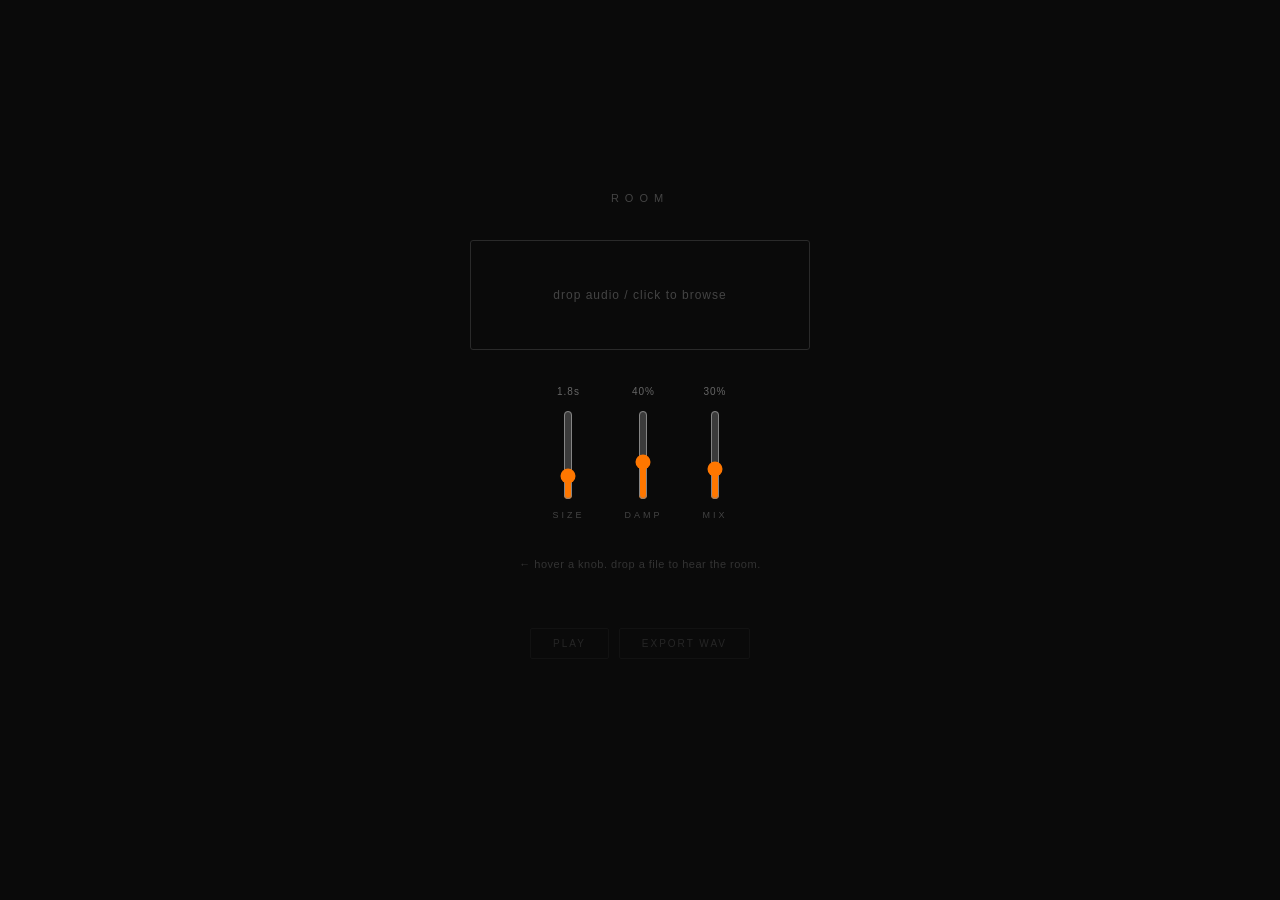
<file: room.html>
<!DOCTYPE html>
<html lang="en">
<head>
  <meta charset="UTF-8">
  <title>Room</title>
  <style>
    * { box-sizing: border-box; margin: 0; padding: 0; }
    body {
      background: #0a0a0a;
      color: #e0e0e0;
      font-family: 'Helvetica Neue', Helvetica, sans-serif;
      display: flex;
      flex-direction: column;
      align-items: center;
      justify-content: center;
      min-height: 100vh;
      gap: 36px;
    }
    h1 {
      font-size: 11px;
      letter-spacing: 6px;
      text-transform: uppercase;
      color: #444;
      font-weight: 400;
    }
    #drop {
      width: 340px;
      height: 110px;
      border: 1px solid #2a2a2a;
      border-radius: 3px;
      display: flex;
      align-items: center;
      justify-content: center;
      cursor: pointer;
      font-size: 12px;
      color: #444;
      letter-spacing: 1px;
      transition: border-color 0.15s, color 0.15s;
      user-select: none;
    }
    #drop:hover  { border-color: #444; color: #777; }
    #drop.over   { border-color: #f70; color: #f70; }
    #drop.loaded { border-color: #3a3a3a; color: #aaa; font-size: 11px; }

    .controls {
      display: flex;
      gap: 40px;
      align-items: flex-end;
    }
    .knob-wrap {
      display: flex;
      flex-direction: column;
      align-items: center;
      gap: 10px;
      position: relative;
    }
    .knob-wrap:hover .tip { opacity: 1; transform: translateX(-50%) translateY(0); }
    .tip {
      position: absolute;
      bottom: calc(100% + 10px);
      left: 50%;
      transform: translateX(-50%) translateY(4px);
      background: #1a1a1a;
      border: 1px solid #2a2a2a;
      border-radius: 4px;
      padding: 8px 12px;
      width: 170px;
      font-size: 10px;
      line-height: 1.6;
      color: #888;
      pointer-events: none;
      opacity: 0;
      transition: opacity 0.15s, transform 0.15s;
      text-align: left;
      z-index: 10;
    }
    .tip strong { color: #f70; font-style: normal; display: block; margin-bottom: 3px; }

    input[type=range] {
      -webkit-appearance: slider-vertical;
      appearance: slider-vertical;
      width: 24px;
      height: 90px;
      cursor: pointer;
      accent-color: #f70;
      background: transparent;
    }
    label {
      font-size: 9px;
      letter-spacing: 3px;
      text-transform: uppercase;
      color: #444;
    }
    .val {
      font-size: 10px;
      color: #666;
      letter-spacing: 1px;
      height: 14px;
    }

    #hint {
      font-size: 11px;
      color: #333;
      letter-spacing: 0.5px;
      max-width: 340px;
      text-align: center;
      line-height: 1.6;
      min-height: 36px;
      transition: color 0.2s;
    }

    .buttons { display: flex; gap: 10px; }
    button {
      background: none;
      border: 1px solid #2a2a2a;
      color: #777;
      padding: 9px 22px;
      font-size: 10px;
      letter-spacing: 2px;
      text-transform: uppercase;
      cursor: pointer;
      border-radius: 2px;
      transition: border-color 0.15s, color 0.15s;
    }
    button:hover:not(:disabled) { border-color: #555; color: #ccc; }
    button.active { border-color: #f70; color: #f70; }
    button:disabled { opacity: 0.25; cursor: default; }

    #status {
      font-size: 10px;
      color: #444;
      letter-spacing: 1px;
      height: 14px;
    }
  </style>
</head>
<body>

<h1>Room</h1>

<div id="drop">drop audio / click to browse</div>

<div class="controls">
  <div class="knob-wrap">
    <span class="tip"><strong>size</strong>How big the space is. Small = bathroom, tiled stairwell. Large = cathedral, parking garage. Controls how long the echo lasts.</span>
    <div class="val" id="sizeVal">1.8s</div>
    <input type="range" id="size" min="0.2" max="8" value="1.8" step="0.1">
    <label>size</label>
  </div>
  <div class="knob-wrap">
    <span class="tip"><strong>damp</strong>What the walls are made of. Low = hard and bright (tile, concrete — every high frequency bounces). High = soft and dark (carpet, curtains — highs get swallowed fast).</span>
    <div class="val" id="dampVal">40%</div>
    <input type="range" id="damp" min="0" max="1" value="0.4" step="0.01">
    <label>damp</label>
  </div>
  <div class="knob-wrap">
    <span class="tip"><strong>mix</strong>How much reverb vs the original dry signal. 0% = no reverb. 100% = swimming in it. Most music sits 15–35%. Ambient/drone goes higher.</span>
    <div class="val" id="mixVal">30%</div>
    <input type="range" id="mix" min="0" max="1" value="0.3" step="0.01">
    <label>mix</label>
  </div>
</div>

<div id="hint">← hover a knob. drop a file to hear the room.</div>

<div class="buttons">
  <button id="playBtn" disabled>play</button>
  <button id="exportBtn" disabled>export wav</button>
</div>

<div id="status"></div>

<script>
let ctx, audioBuffer, sourceNode, irBuffer, playing = false;

const drop      = document.getElementById('drop');
const playBtn   = document.getElementById('playBtn');
const exportBtn = document.getElementById('exportBtn');
const status    = document.getElementById('status');
const hint      = document.getElementById('hint');
const sizeSlider = document.getElementById('size');
const dampSlider = document.getElementById('damp');
const mixSlider  = document.getElementById('mix');

// ── Slider readouts + live hints ───────────────────────────────────────────
sizeSlider.addEventListener('input', () => {
  const v = parseFloat(sizeSlider.value);
  document.getElementById('sizeVal').textContent = v.toFixed(1) + 's';
  if (v < 0.6)      hint.textContent = 'tiny — closet, toilet cubicle. very short slap.';
  else if (v < 1.2) hint.textContent = 'small room — bedroom, bathroom. a little air.';
  else if (v < 2.5) hint.textContent = 'medium room — living room, studio. sounds natural.';
  else if (v < 4.5) hint.textContent = 'large space — hall, warehouse. starting to wash.';
  else               hint.textContent = 'huge — cathedral, canyon. everything becomes texture.';
  scheduleIRRebuild();
});
dampSlider.addEventListener('input', () => {
  const v = parseFloat(dampSlider.value);
  document.getElementById('dampVal').textContent = Math.round(v * 100) + '%';
  if (v < 0.2)      hint.textContent = 'very bright — all reflections, like a tiled pool. sharp and harsh.';
  else if (v < 0.45) hint.textContent = 'bright room — concrete, wood floors. lively and present.';
  else if (v < 0.65) hint.textContent = 'balanced — most rooms sound like this. natural decay.';
  else if (v < 0.85) hint.textContent = 'dark — carpeted, furniture-heavy. warm and diffuse.';
  else               hint.textContent = 'very dark — anechoic-adjacent. heavy absorption, smothered.';
  scheduleIRRebuild();
});
mixSlider.addEventListener('input', () => {
  const v = parseFloat(mixSlider.value);
  document.getElementById('mixVal').textContent = Math.round(v * 100) + '%';
  if (v < 0.1)       hint.textContent = 'mix low — barely any reverb, just a tiny sense of space.';
  else if (v < 0.25) hint.textContent = 'subtle — sounds like the room is real. most recordings sit here.';
  else if (v < 0.5)  hint.textContent = 'noticeable — the space is becoming part of the sound.';
  else if (v < 0.75) hint.textContent = 'heavy — the sound is becoming the room. drone territory.';
  else               hint.textContent = 'full wet — you are inside the reverb now. the source is gone.';
});

// ── IR generation ──────────────────────────────────────────────────────────
async function makeIR(sampleRate) {
  const decayTime = parseFloat(sizeSlider.value);
  const damping   = parseFloat(dampSlider.value);
  const length    = Math.ceil(sampleRate * decayTime);

  const offCtx = new OfflineAudioContext(2, length, sampleRate);

  // White noise with pre-baked exponential decay
  const noiseBuf = offCtx.createBuffer(2, length, sampleRate);
  for (let c = 0; c < 2; c++) {
    const data = noiseBuf.getChannelData(c);
    for (let i = 0; i < length; i++) {
      const t = i / sampleRate;
      data[i] = (Math.random() * 2 - 1) * Math.exp(-3 * t / decayTime);
    }
  }

  const src = offCtx.createBufferSource();
  src.buffer = noiseBuf;

  // Damping: damp=0 → bright (20kHz cutoff), damp=1 → dark (800Hz cutoff)
  const lp = offCtx.createBiquadFilter();
  lp.type = 'lowpass';
  lp.frequency.value = 800 + (1 - damping) * 19200;
  lp.Q.value = 0.5;

  src.connect(lp);
  lp.connect(offCtx.destination);
  src.start();

  return await offCtx.startRendering();
}

// Debounce IR rebuild so dragging sliders doesn't spam it
let rebuildTimer = null;
function scheduleIRRebuild() {
  if (!ctx) return;
  clearTimeout(rebuildTimer);
  rebuildTimer = setTimeout(async () => {
    status.textContent = 'updating room…';
    irBuffer = await makeIR(ctx.sampleRate);
    // if playing, restart with new IR
    if (playing) {
      stopPlayback();
      startPlayback();
    }
    status.textContent = '';
  }, 300);
}

// ── File loading ───────────────────────────────────────────────────────────
drop.addEventListener('dragover', e => { e.preventDefault(); drop.classList.add('over'); });
drop.addEventListener('dragleave', () => drop.classList.remove('over'));
drop.addEventListener('drop', e => { e.preventDefault(); drop.classList.remove('over'); loadFile(e.dataTransfer.files[0]); });
drop.addEventListener('click', () => {
  const inp = document.createElement('input');
  inp.type = 'file'; inp.accept = 'audio/*';
  inp.onchange = e => loadFile(e.target.files[0]);
  inp.click();
});

async function loadFile(file) {
  if (!file) return;
  if (!ctx) ctx = new AudioContext();
  status.textContent = 'decoding…';
  try {
    audioBuffer = await ctx.decodeAudioData(await file.arrayBuffer());
    drop.textContent = file.name;
    drop.classList.add('loaded');
    status.textContent = 'building room…';
    irBuffer = await makeIR(ctx.sampleRate);
    playBtn.disabled = false;
    exportBtn.disabled = false;
    status.textContent = `${audioBuffer.duration.toFixed(2)}s  ·  ${audioBuffer.numberOfChannels}ch  ·  ${(audioBuffer.sampleRate/1000).toFixed(1)}kHz`;
  } catch(e) {
    status.textContent = 'decode failed';
  }
}

// ── Chain builder ──────────────────────────────────────────────────────────
function buildChain(audioCtx, source, ir) {
  const mix = parseFloat(mixSlider.value);

  const convolver = audioCtx.createConvolver();
  convolver.buffer = ir;
  convolver.normalize = true;

  const wetGain = audioCtx.createGain();
  wetGain.gain.value = mix;

  const dryGain = audioCtx.createGain();
  dryGain.gain.value = 1 - mix * 0.4; // keep dry prominent

  const out = audioCtx.createGain();
  out.gain.value = 0.85;

  source.connect(convolver);
  convolver.connect(wetGain);
  wetGain.connect(out);

  source.connect(dryGain);
  dryGain.connect(out);

  return out;
}

// ── Play / stop ────────────────────────────────────────────────────────────
playBtn.addEventListener('click', () => {
  if (!ctx || !audioBuffer || !irBuffer) return;
  if (playing) { stopPlayback(); return; }
  startPlayback();
});

function startPlayback() {
  ctx.resume();
  sourceNode = ctx.createBufferSource();
  sourceNode.buffer = audioBuffer;
  buildChain(ctx, sourceNode, irBuffer).connect(ctx.destination);
  sourceNode.start();
  playing = true;
  playBtn.textContent = 'stop';
  playBtn.classList.add('active');
  sourceNode.onended = stopPlayback;
}

function stopPlayback() {
  try { sourceNode?.stop(); } catch(e) {}
  sourceNode = null;
  playing = false;
  playBtn.textContent = 'play';
  playBtn.classList.remove('active');
}

// ── Export WAV ─────────────────────────────────────────────────────────────
exportBtn.addEventListener('click', async () => {
  if (!audioBuffer || !irBuffer) return;
  exportBtn.disabled = true;
  status.textContent = 'rendering…';

  // Length = audio + reverb tail
  const totalLen = audioBuffer.length + irBuffer.length;
  const off = new OfflineAudioContext(
    audioBuffer.numberOfChannels,
    totalLen,
    audioBuffer.sampleRate
  );

  // Rebuild IR at the export sample rate
  const exportIR = await makeIR(audioBuffer.sampleRate);

  const src = off.createBufferSource();
  src.buffer = audioBuffer;
  buildChain(off, src, exportIR).connect(off.destination);
  src.start();

  const rendered = await off.startRendering();
  const wav = toWav(rendered);
  const a = document.createElement('a');
  a.href = URL.createObjectURL(new Blob([wav], { type: 'audio/wav' }));
  a.download = 'roomed.wav';
  a.click();

  exportBtn.disabled = false;
  status.textContent = 'saved roomed.wav';
});

// ── WAV encoder ───────────────────────────────────────────────────────────
function toWav(buf) {
  const ch = buf.numberOfChannels, sr = buf.sampleRate, len = buf.length;
  const ab = new ArrayBuffer(44 + len * ch * 2);
  const v  = new DataView(ab);
  const ws = (o, s) => { for (let i = 0; i < s.length; i++) v.setUint8(o + i, s.charCodeAt(i)); };
  ws(0, 'RIFF'); v.setUint32(4, 36 + len*ch*2, true);
  ws(8, 'WAVE'); ws(12, 'fmt '); v.setUint32(16, 16, true);
  v.setUint16(20, 1, true); v.setUint16(22, ch, true);
  v.setUint32(24, sr, true); v.setUint32(28, sr*ch*2, true);
  v.setUint16(32, ch*2, true); v.setUint16(34, 16, true);
  ws(36, 'data'); v.setUint32(40, len*ch*2, true);
  let o = 44;
  for (let i = 0; i < len; i++)
    for (let c = 0; c < ch; c++) {
      const s = Math.max(-1, Math.min(1, buf.getChannelData(c)[i]));
      v.setInt16(o, s < 0 ? s * 32768 : s * 32767, true);
      o += 2;
    }
  return ab;
}
</script>
</body>
</html>
</file>
